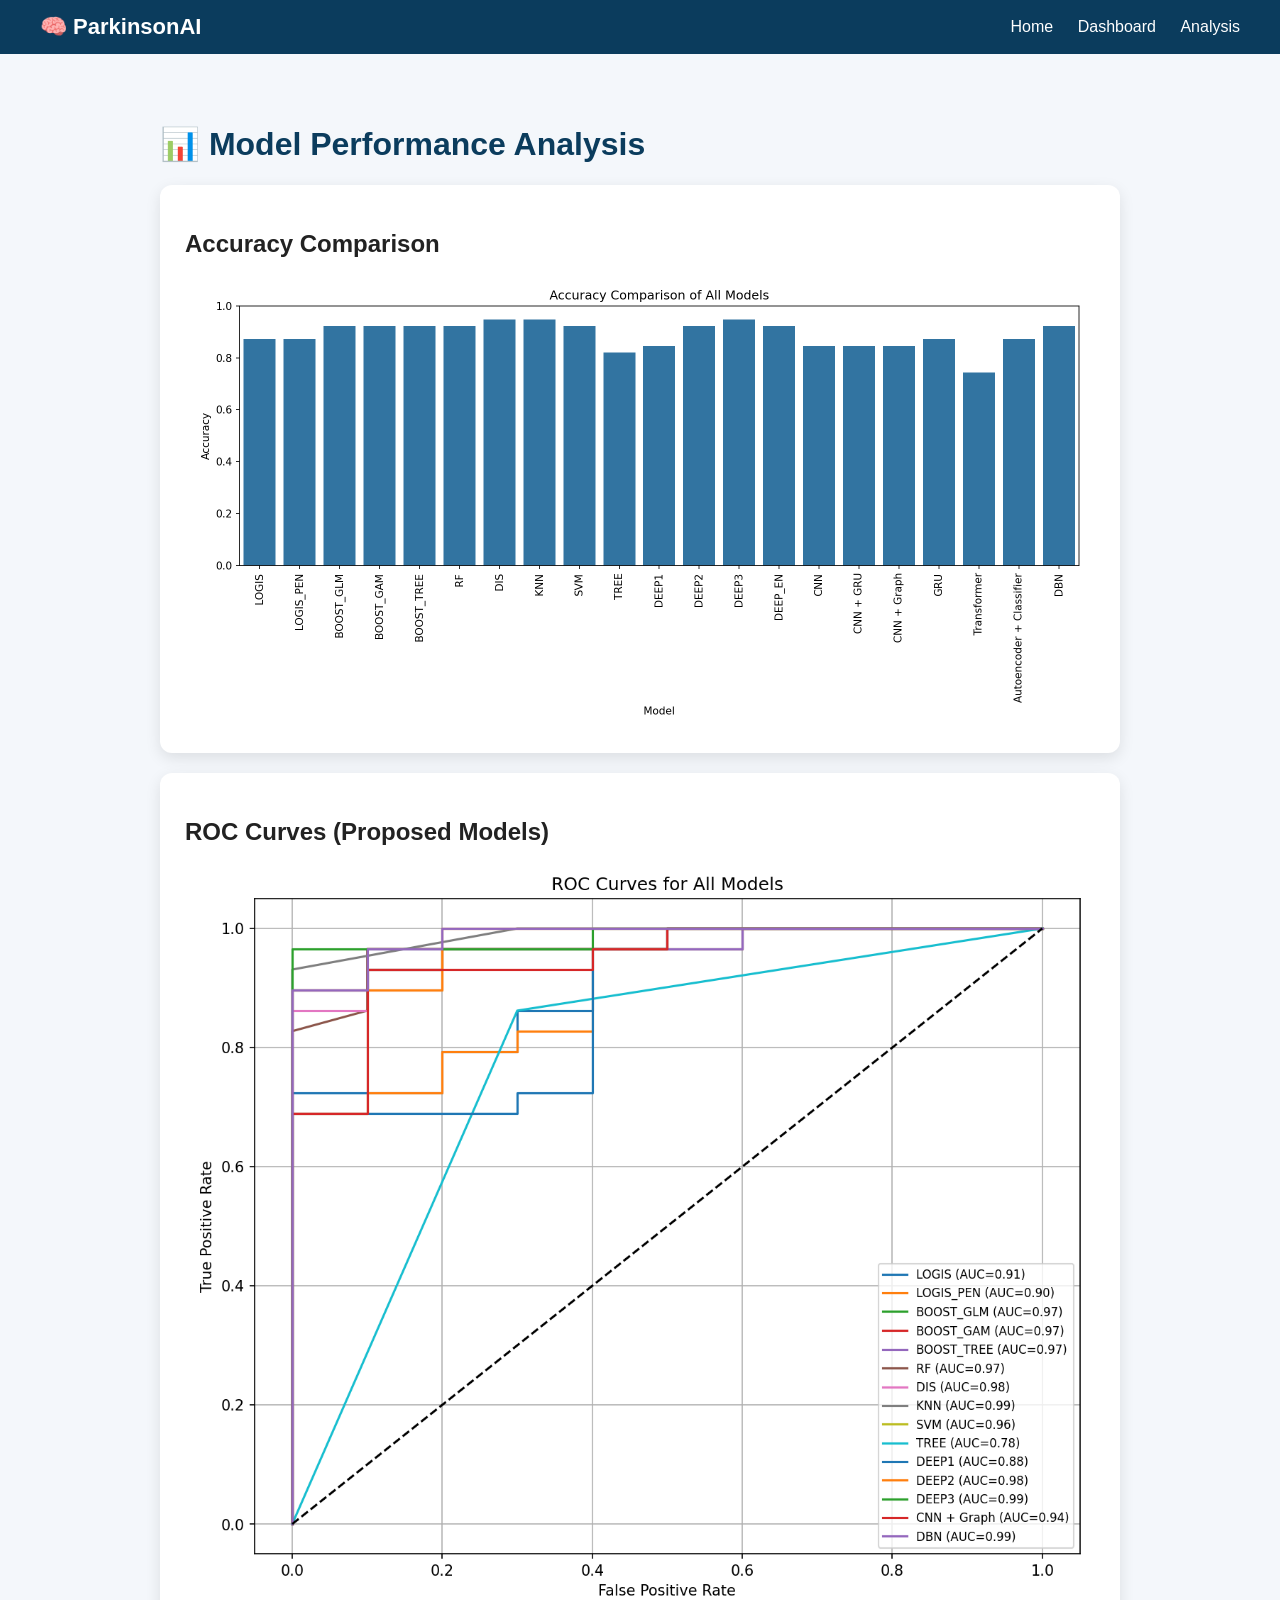
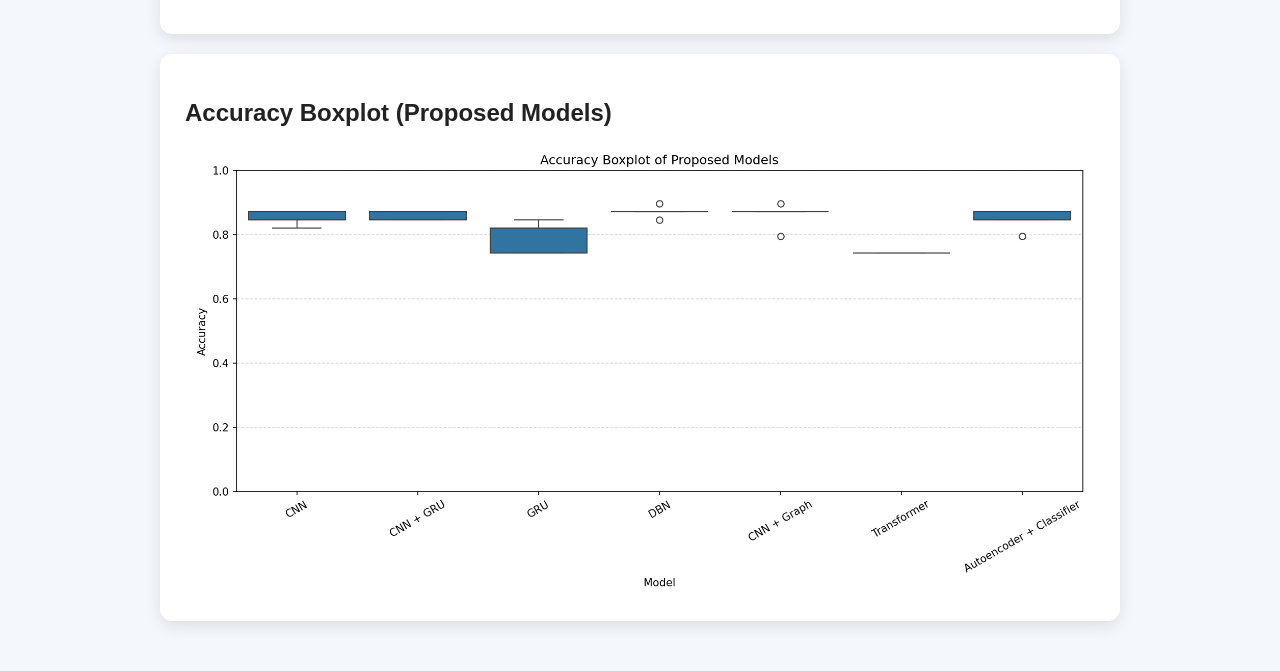
<file: analysis.html>
<!DOCTYPE html>
<html lang="en">
<head>
  <meta charset="UTF-8">
  <title>Model Analysis - ParkinsonAI</title>
  <meta name="viewport" content="width=device-width, initial-scale=1.0">
  <link rel="stylesheet" href="style.css">
</head>
<body>

<div class="navbar">
  <div class="logo">🧠 ParkinsonAI</div>
  <div>
    <a href="index.html">Home</a>
    <a href="dashboard.html">Dashboard</a>
    <a href="analysis.html">Analysis</a>
  </div>
</div>

<div class="container">
  <h1>📊 Model Performance Analysis</h1>

  <div class="card" style="margin-top:20px;">
    <h2>Accuracy Comparison</h2>
    <img src="accuracy_comparison.png" alt="Accuracy Comparison"
         style="width:100%; max-width:900px; display:block; margin:auto;">
  </div>

  <div class="card" style="margin-top:20px;">
    <h2>ROC Curves (Proposed Models)</h2>
    <img src="roc_curves.png" alt="ROC Curves"
         style="width:100%; max-width:900px; display:block; margin:auto;">
  </div>

  <div class="card" style="margin-top:20px;">
    <h2>Accuracy Boxplot (Proposed Models)</h2>
    <img src="boxplot_proposed_models.png" alt="Boxplot"
         style="width:100%; max-width:900px; display:block; margin:auto;">
  </div>
</div>

</body>
</html>
</file>
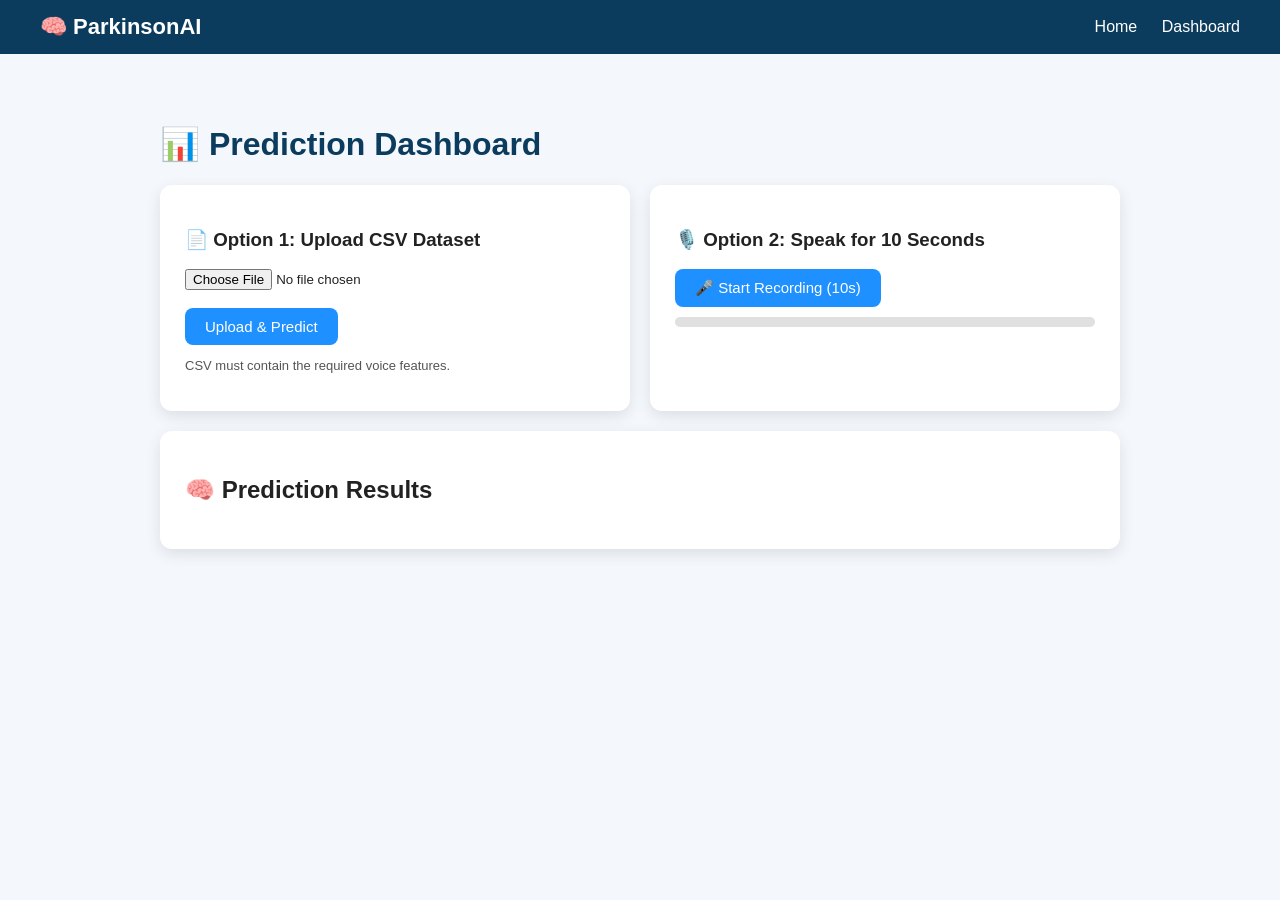
<file: dashboard.html>
<!DOCTYPE html>
<html lang="en">
<head>
  <meta charset="UTF-8">
  <title>Dashboard - Parkinson’s Prediction</title>
  <meta name="viewport" content="width=device-width, initial-scale=1.0">
  <link rel="stylesheet" href="style.css">
</head>
<body>

<div class="navbar">
  <div class="logo">🧠 ParkinsonAI</div>
  <div>
    <a href="index.html">Home</a>
    <a href="dashboard.html">Dashboard</a>
  </div>
</div>

<div class="container">

  <h1>📊 Prediction Dashboard</h1>

  <!-- Options Row -->
  <div style="display:flex; gap:20px; flex-wrap:wrap;">

    <!-- CSV -->
    <div class="card" style="flex:1; min-width:280px;">
      <h3>📄 Option 1: Upload CSV Dataset</h3>
      <input type="file" id="fileInput" accept=".csv">
      <br><br>
      <button onclick="uploadFile()">Upload & Predict</button>
      <p class="help-text">CSV must contain the required voice features.</p>
    </div>

    <!-- MIC -->
    <div class="card" style="flex:1; min-width:280px;">
      <h3>🎙️ Option 2: Speak for 10 Seconds</h3>
      <button onclick="startRecording()">🎤 Start Recording (10s)</button>
      <div class="progress-wrap">
        <div class="progress-bar" id="progressBar"></div>
      </div>
      <p id="micStatus" class="help-text"></p>
    </div>

  </div>

  <!-- Results -->
  <div class="card" style="margin-top:20px;">
    <h2>🧠 Prediction Results</h2>
    <p id="status"></p>
    <div id="results"></div>
  </div>

</div>

<script>
function toggleContent(id) {
  const el = document.getElementById(id);
  el.style.display = el.style.display === "none" ? "block" : "none";
}

function downloadReport(r) {
  fetch("http://127.0.0.1:5000/download_report", {
    method: "POST",
    headers: { "Content-Type": "application/json" },
    body: JSON.stringify(r)
  })
  .then(res => res.blob())
  .then(blob => {
    const url = window.URL.createObjectURL(blob);
    const a = document.createElement("a");
    a.href = url;
    a.download = r.person + "_Parkinson_Report.txt";
    document.body.appendChild(a);
    a.click();
    a.remove();
    window.URL.revokeObjectURL(url);
  });
}

function uploadFile() {
  const fileInput = document.getElementById("fileInput");
  const statusEl = document.getElementById("status");
  const resultsDiv = document.getElementById("results");

  if (!fileInput.files.length) {
    alert("Please select a CSV file.");
    return;
  }

  const formData = new FormData();
  formData.append("file", fileInput.files[0]);

  statusEl.innerText = "⏳ Processing CSV...";
  resultsDiv.innerHTML = "";

  fetch("http://127.0.0.1:5000/predict", { method: "POST", body: formData })
    .then(res => res.json())
    .then(data => {
      if (data.error) {
        statusEl.innerText = "❌ " + data.error;
        return;
      }

      statusEl.innerText = `Processed ${data.total_people} people from ${data.total_recordings} recordings.`;

      data.results.forEach((r, index) => {
        let badgeClass = "low";
        if (r.risk_level === "Medium") badgeClass = "medium";
        if (r.risk_level === "High") badgeClass = "high";

        let featuresHtml = "<ul class='feature-list'>";
        r.top_features.forEach(f => {
          featuresHtml += `<li>${f.feature}</li>`;
        });
        featuresHtml += "</ul>";

        const contentId = "content_" + index;

        resultsDiv.innerHTML += `
          <div class="details-card">
            <div class="summary" onclick="toggleContent('${contentId}')">
              <span>👤 ${r.person} — ${r.result}</span>
              <span class="badge ${badgeClass}">${r.risk_level} Risk</span>
            </div>
            <div class="content" id="${contentId}">
              <p><strong>Recordings:</strong> ${r.recordings}</p>
              <p><strong>Probability:</strong> ${r.probability}%</p>
              <p><strong>Doctor Suggestion:</strong> ${r.doctor_suggestion}</p>
              ${featuresHtml}
              <button onclick='downloadReport(${JSON.stringify(r)})'>📄 Download Report</button>
            </div>
          </div>
        `;
      });
    });
}

let mediaRecorder;
let audioChunks = [];

function startRecording() {
  const micStatus = document.getElementById("micStatus");
  const statusEl = document.getElementById("status");
  const resultsDiv = document.getElementById("results");
  const progressBar = document.getElementById("progressBar");

  audioChunks = [];
  micStatus.innerText = "🎙️ Recording... Speak now (10 seconds)";
  statusEl.innerText = "";
  resultsDiv.innerHTML = "";
  progressBar.style.width = "0%";

  navigator.mediaDevices.getUserMedia({ audio: true })
    .then(stream => {
      mediaRecorder = new MediaRecorder(stream);
      mediaRecorder.start();

      mediaRecorder.ondataavailable = event => {
        if (event.data.size > 0) {
          audioChunks.push(event.data);
        }
      };

      let elapsed = 0;
      const interval = setInterval(() => {
        elapsed += 1;
        progressBar.style.width = (elapsed * 10) + "%";
        if (elapsed >= 10) clearInterval(interval);
      }, 1000);

      setTimeout(() => {
        mediaRecorder.stop();
      }, 10000);

      mediaRecorder.onstop = () => {
        // No voice case
        if (audioChunks.length === 0) {
          micStatus.innerText = "⚠️ No voice detected. Please try again.";
          return;
        }

        const audioBlob = new Blob(audioChunks, { type: "audio/webm" });

        if (audioBlob.size < 1000) {
          micStatus.innerText = "⚠️ No voice detected. Please try again.";
          return;
        }

        micStatus.innerText = "⏳ Processing recorded audio...";
        statusEl.innerText = "⏳ Analyzing voice...";

        const formData = new FormData();
        formData.append("file", audioBlob, "mic.webm");

        fetch("http://127.0.0.1:5000/predict_mic", {
          method: "POST",
          body: formData
        })
        .then(res => res.json())
        .then(data => {
          if (data.error) {
            statusEl.innerText = "❌ " + data.error;
            return;
          }

          let badgeClass = "low";
          if (data.risk_level === "Medium") badgeClass = "medium";
          if (data.risk_level === "High") badgeClass = "high";

          statusEl.innerText = "🎤 Mic Prediction Result:";

          resultsDiv.innerHTML = `
            <div class="details-card">
              <div class="summary">
                <span>${data.result}</span>
                <span class="badge ${badgeClass}">${data.risk_level} Risk</span>
              </div>
              <div class="content" style="display:block;">
                <p><strong>Probability:</strong> ${data.probability}%</p>
                <p>This result is based on your 10-second voice sample.</p>
              </div>
            </div>
          `;
        });
      };
    })
    .catch(() => {
      alert("Microphone access denied!");
    });
}
</script>

</body>
</html>
</file>
<file: style.css>
* {
  box-sizing: border-box;
  font-family: "Segoe UI", Arial, sans-serif;
}

body {
  margin: 0;
  background: #f4f7fb;
  color: #222;
}

/* Navbar */
.navbar {
  background: #0b3c5d;
  color: white;
  padding: 14px 40px;
  display: flex;
  justify-content: space-between;
  align-items: center;
}

.navbar .logo {
  font-size: 22px;
  font-weight: 600;
}

.navbar a {
  color: white;
  text-decoration: none;
  margin-left: 20px;
  font-weight: 500;
}

.navbar a:hover {
  text-decoration: underline;
}

/* Buttons */
button {
  background: #1e90ff;
  color: white;
  border: none;
  padding: 10px 20px;
  border-radius: 8px;
  cursor: pointer;
  font-size: 15px;
}

button:hover {
  background: #187bcd;
}

/* Home Page */
.hero {
  display: flex;
  flex-wrap: wrap;
  align-items: center;
  padding: 60px 40px;
  gap: 40px;
}

.hero-text {
  flex: 1;
  min-width: 280px;
}

.hero-text h1 {
  font-size: 36px;
  margin-bottom: 15px;
  color: #0b3c5d;
}

.hero-text p {
  font-size: 16px;
  line-height: 1.7;
  color: #444;
}

.hero-image {
  flex: 1;
  min-width: 280px;
  text-align: center;
}

.hero-image img {
  max-width: 100%;
  border-radius: 16px;
  box-shadow: 0 10px 30px rgba(0,0,0,0.15);
}

.section {
  padding: 40px;
}

.section h2 {
  color: #0b3c5d;
  margin-bottom: 15px;
}

.cards {
  display: grid;
  grid-template-columns: repeat(auto-fit, minmax(220px, 1fr));
  gap: 20px;
  margin-top: 20px;
}

.info-card {
  background: white;
  padding: 20px;
  border-radius: 12px;
  box-shadow: 0 5px 15px rgba(0,0,0,0.1);
}

.info-card h3 {
  margin-top: 0;
  color: #1e90ff;
}

.footer-note {
  text-align: center;
  padding: 20px;
  font-size: 13px;
  color: #666;
}

/* Dashboard */
.container {
  max-width: 1000px;
  margin: 30px auto;
  padding: 20px;
}

.card {
  background: white;
  padding: 25px;
  border-radius: 12px;
  box-shadow: 0 5px 15px rgba(0,0,0,0.1);
}

h1 {
  color: #0b3c5d;
}

/* Results */
.details-card {
  border: 1px solid #ddd;
  border-radius: 10px;
  margin-top: 15px;
  overflow: hidden;
}

.summary {
  background: #f0f6ff;
  padding: 12px;
  cursor: pointer;
  font-weight: bold;
  display: flex;
  justify-content: space-between;
  align-items: center;
}

.summary:hover {
  background: #e4efff;
}

.content {
  padding: 15px;
  display: none;
}

.badge {
  padding: 4px 10px;
  border-radius: 20px;
  color: white;
  font-size: 13px;
  font-weight: bold;
}

.badge.low { background: #28a745; }
.badge.medium { background: #ff9800; }
.badge.high { background: #dc3545; }

.feature-list {
  margin-left: 20px;
}

.help-text {
  font-size: 13px;
  color: #555;
}

/* ===== Dashboard Modern UI ===== */

.page-title {
  text-align: center;
  margin-bottom: 25px;
  color: #0b3c5d;
}

.grid {
  display: grid;
  grid-template-columns: repeat(auto-fit, minmax(260px, 1fr));
  gap: 20px;
  margin-bottom: 25px;
}

.glass-card {
  background: rgba(255,255,255,0.9);
  padding: 20px;
  border-radius: 16px;
  box-shadow: 0 8px 20px rgba(0,0,0,0.1);
  transition: transform 0.2s ease;
}

.glass-card:hover {
  transform: translateY(-4px);
}

.glass-card h2 {
  margin-top: 0;
  color: #1e90ff;
}

.result-card {
  background: white;
  padding: 20px;
  border-radius: 16px;
  box-shadow: 0 8px 20px rgba(0,0,0,0.1);
}

.result-row {
  display: flex;
  justify-content: space-between;
  padding: 10px;
  margin-top: 8px;
  background: #f4f7fb;
  border-radius: 8px;
}

.final-result {
  text-align: center;
  padding: 20px;
  background: #f0f6ff;
  border-radius: 12px;
}

.progress-wrap {
  width: 100%;
  height: 10px;
  background: #e0e0e0;
  border-radius: 20px;
  margin-top: 10px;
  overflow: hidden;
}

.progress-bar {
  height: 100%;
  width: 0%;
  background: linear-gradient(90deg, #1e90ff, #00c6ff);
  transition: width 1s linear;
}

.muted-text {
  color: #666;
  font-size: 14px;
}
</file>
